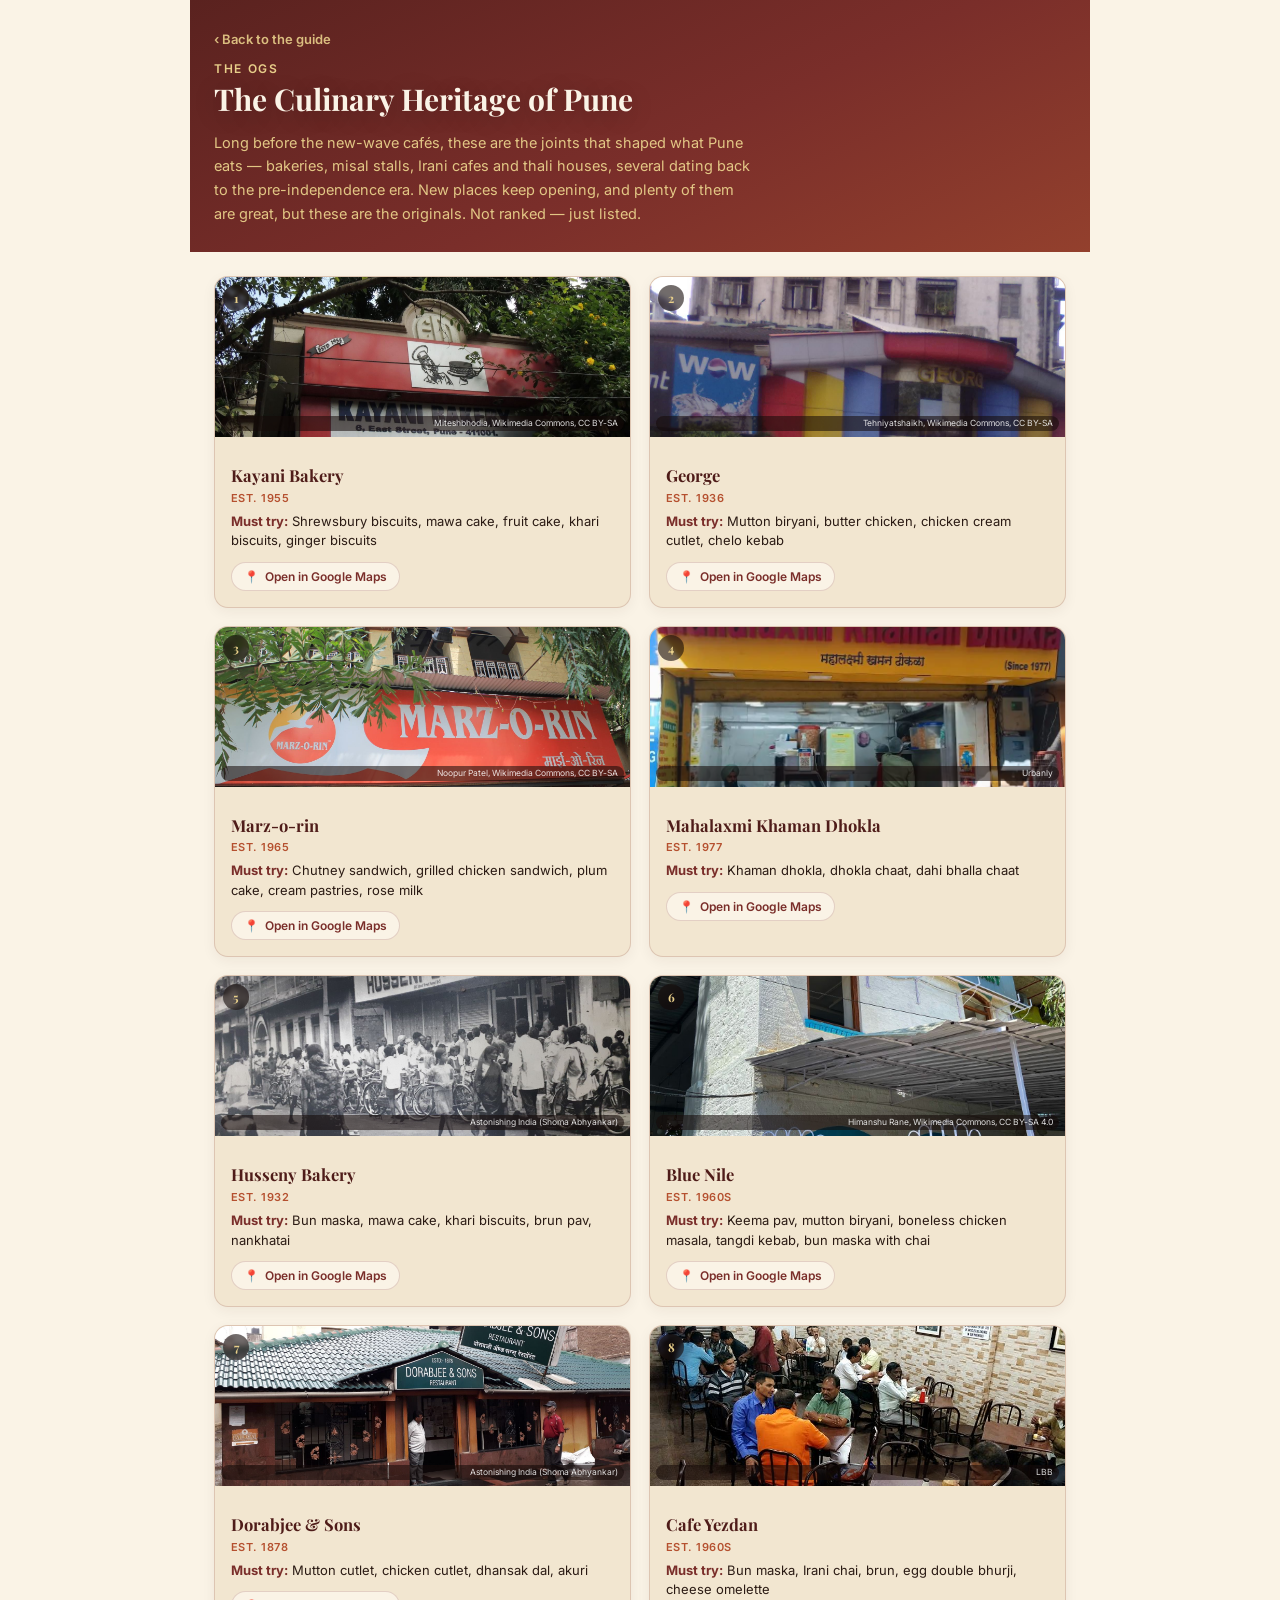
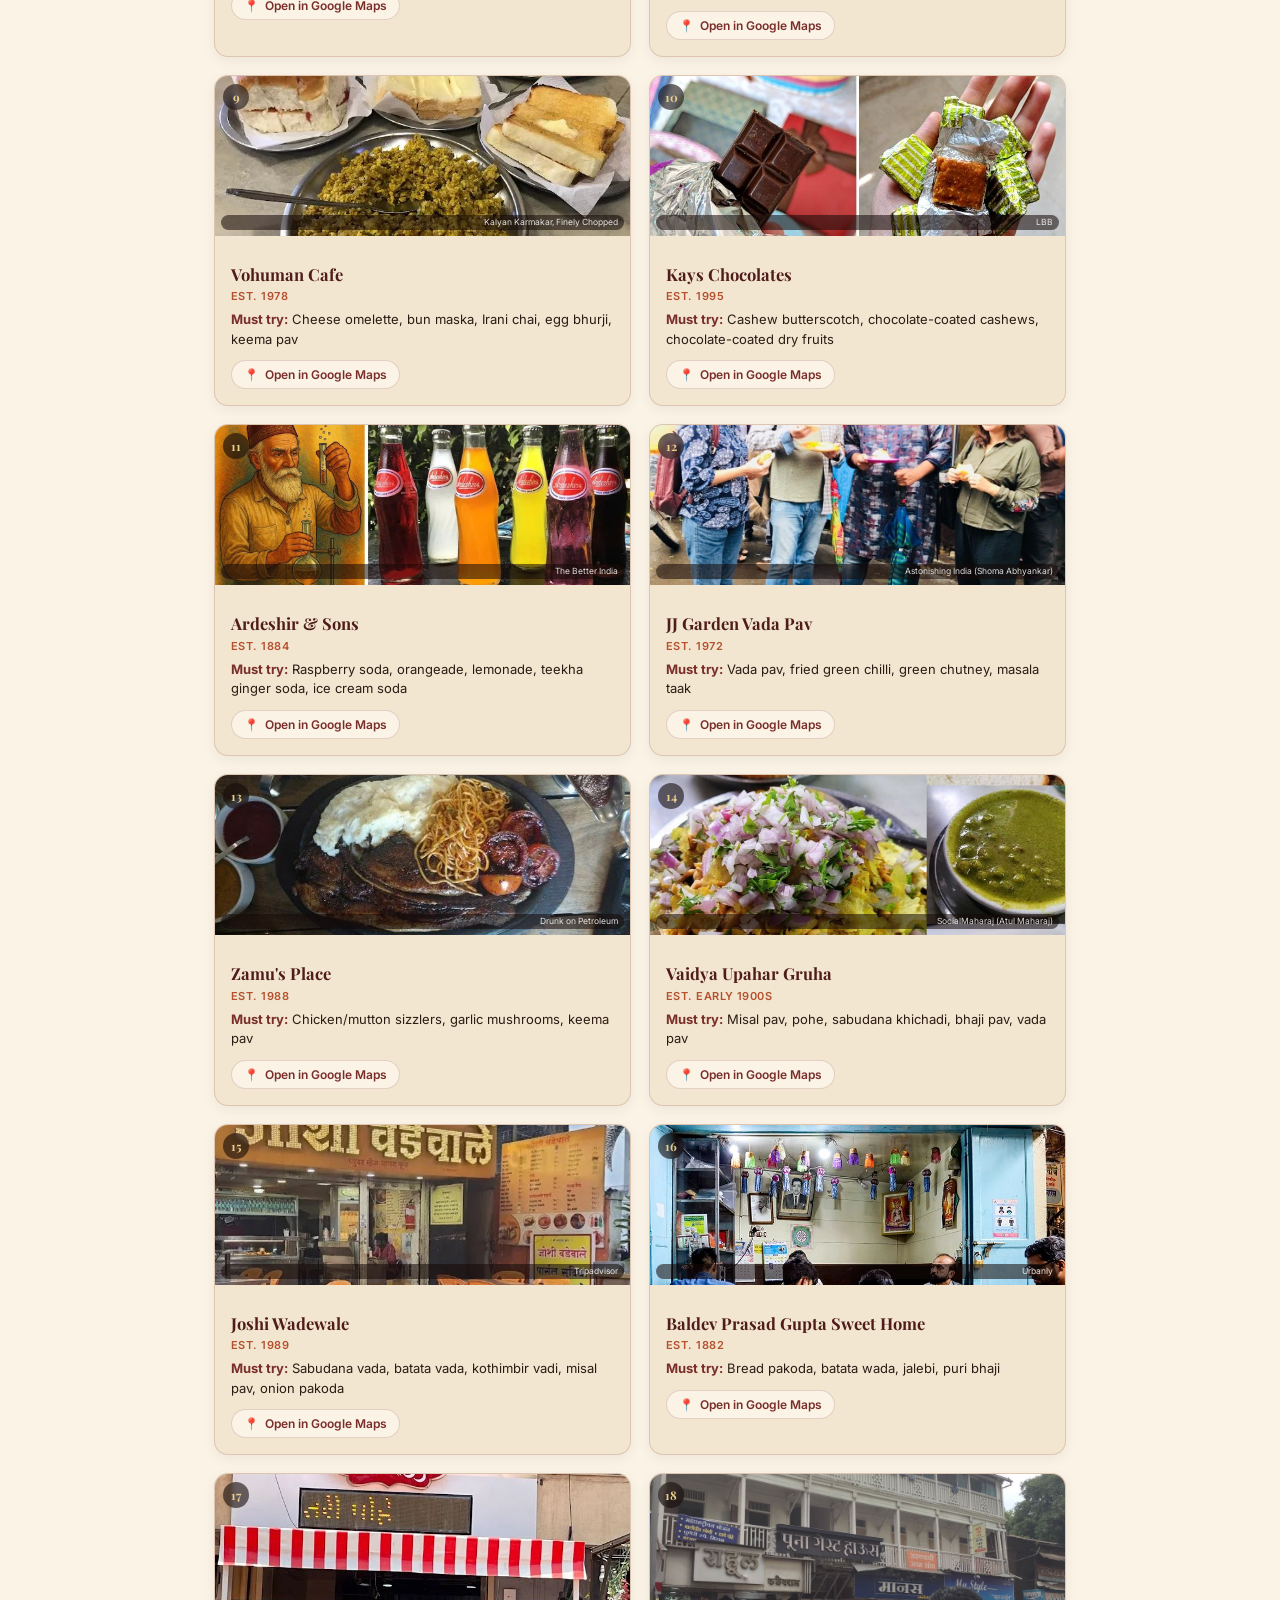
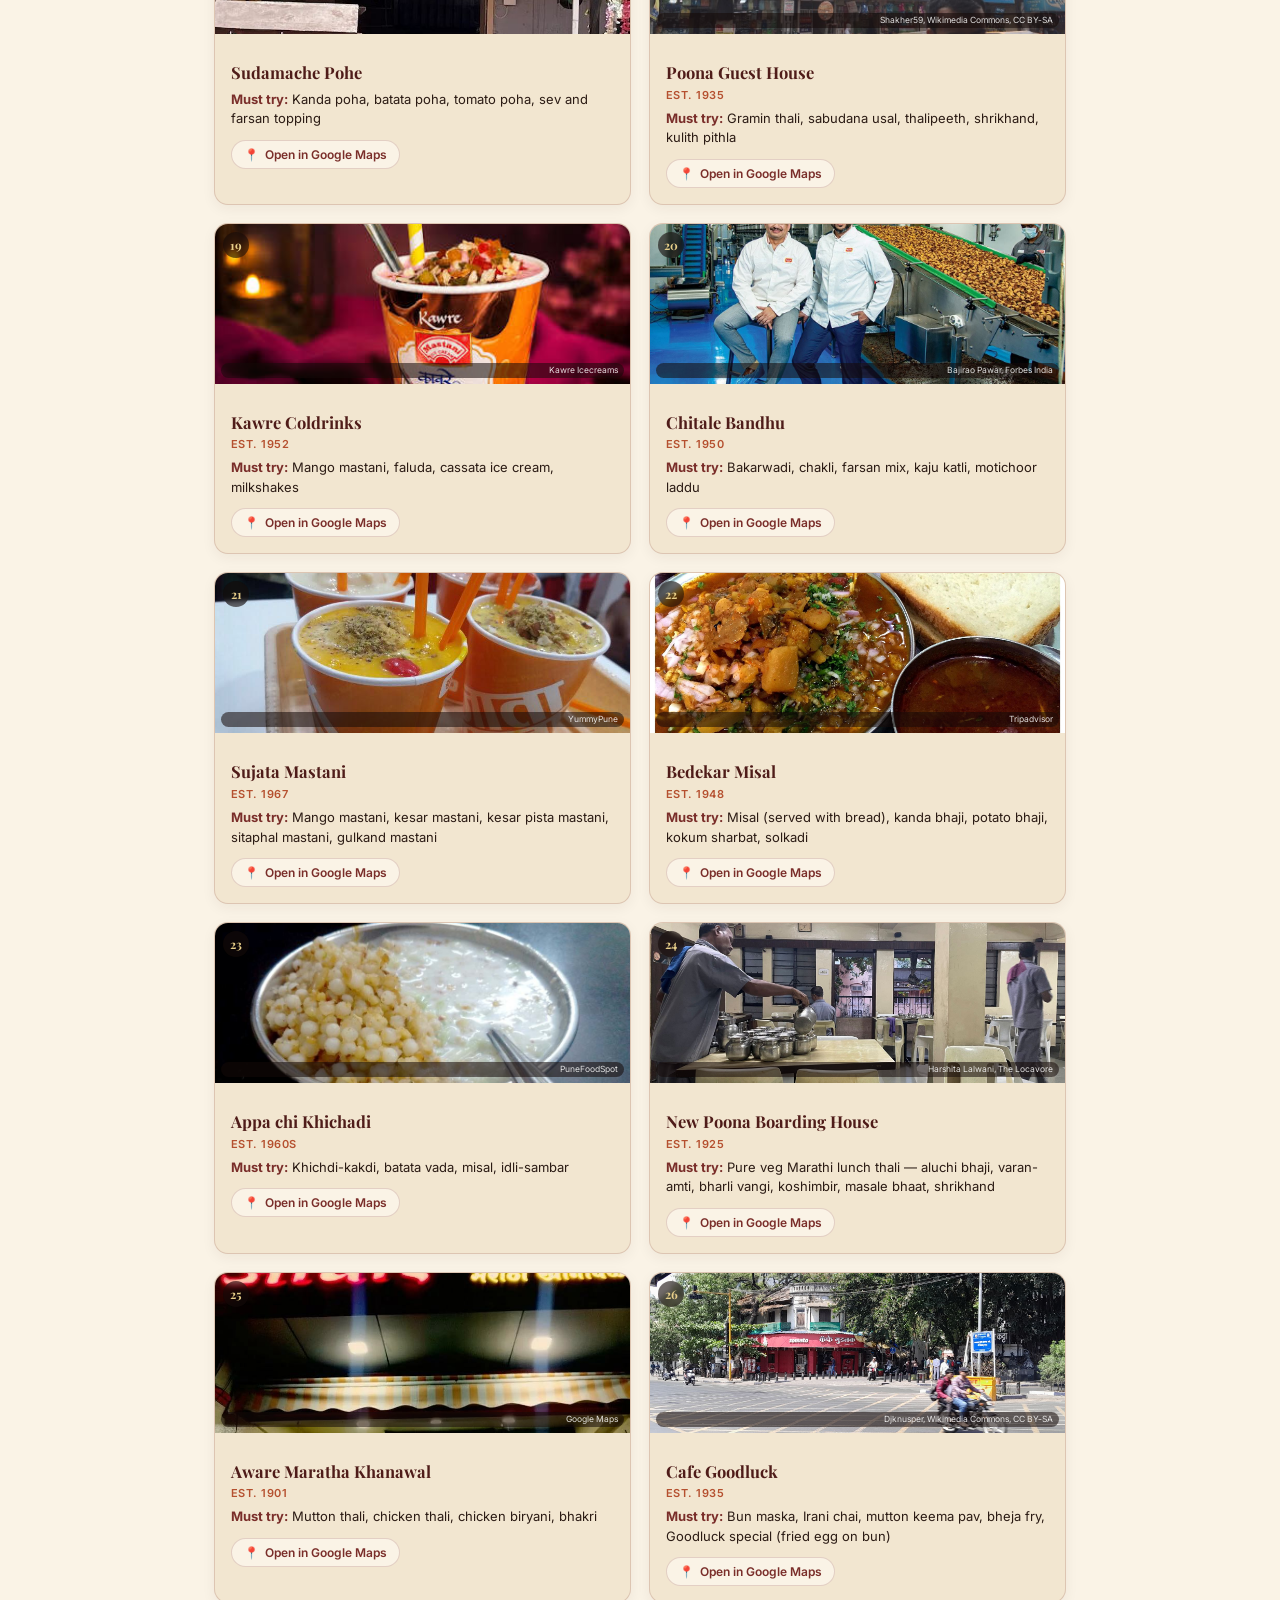
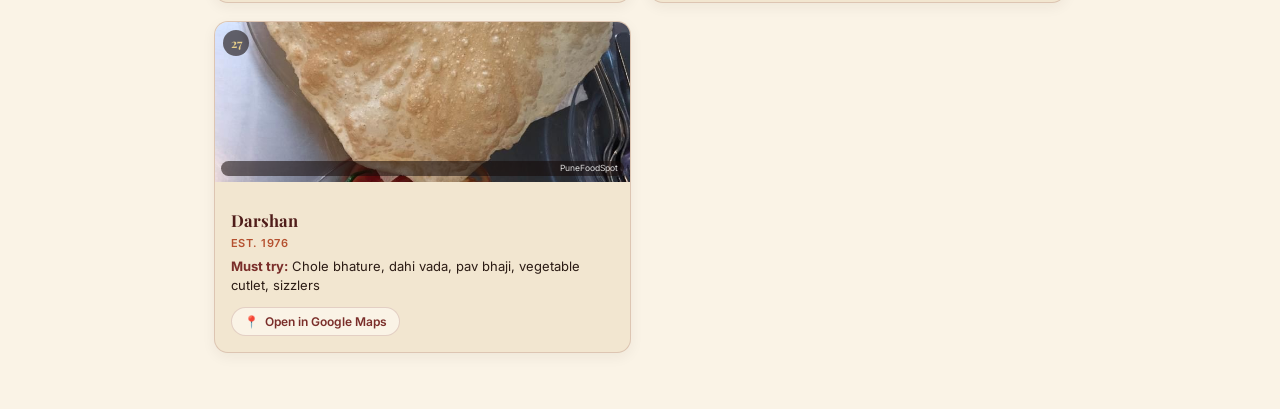
<file: food.html>
<!DOCTYPE html>
<html lang="en">
<head>
<meta charset="UTF-8">
<meta name="viewport" content="width=device-width, initial-scale=1">
<title>The Culinary Heritage of Pune</title>
<meta name="description" content="Pune's legendary old eateries — the OGs that shaped the city's food culture, many dating to the pre-independence era.">
<link rel="preconnect" href="https://fonts.googleapis.com">
<link rel="preconnect" href="https://fonts.gstatic.com" crossorigin>
<link href="https://fonts.googleapis.com/css2?family=Yatra+One&family=Playfair+Display:wght@600;700&family=Inter:wght@400;500;600&display=swap" rel="stylesheet">
<link rel="stylesheet" href="css/food.css">
</head>
<body>

<div class="food-page">

  <header class="food-hero">
    <a class="food-back" href="index.html#explore">‹ Back to the guide</a>
    <span class="food-eyebrow">The OGs</span>
    <h1>The Culinary Heritage of Pune</h1>
    <p class="food-intro">
      Long before the new-wave cafés, these are the joints that shaped what Pune
      eats — bakeries, misal stalls, Irani cafes and thali houses, several
      dating back to the pre-independence era. New places keep opening, and
      plenty of them are great, but these are the originals. Not ranked —
      just listed.
    </p>
  </header>

  <ol class="food-list" id="foodList">
    <li class="food-loading">Loading the list…</li>
  </ol>

</div>

<script src="data/food-joints.js"></script>
<script src="js/food.js"></script>
</body>
</html>
</file>
<file: css/food.css>
/* ---------- The Culinary Heritage of Pune ------------------------------- */

:root {
  --maroon: #7a2e2a;
  --maroon-dark: #4f1c19;
  --terracotta: #b5502f;
  --gold: #c9a24b;
  --gold-light: #e8cf8a;
  --cream: #faf3e6;
  --cream-deep: #f2e6d0;
  --ink: #2b1b14;
  --ink-soft: #5c473c;
  --line: rgba(122, 46, 42, 0.18);
  --shadow: 0 10px 30px rgba(43, 27, 20, 0.18);
  --header-font: 'Playfair Display', Georgia, serif;
  --display-font: 'Yatra One', var(--header-font);
  --body-font: 'Inter', -apple-system, BlinkMacSystemFont, 'Segoe UI', sans-serif;
}

* { box-sizing: border-box; }

html, body {
  margin: 0;
  padding: 0;
  background: var(--cream);
  color: var(--ink);
  font-family: var(--body-font);
  -webkit-tap-highlight-color: transparent;
}

h1, h2 { font-family: var(--header-font); margin: 0; }

.food-page {
  max-width: 720px;
  margin: 0 auto;
}

/* ---------- hero ------------------------------------------------------- */

.food-hero {
  padding: max(28px, env(safe-area-inset-top)) 24px 26px;
  background: linear-gradient(155deg, #5a221f 0%, #7a2e2a 55%, #93402d 100%);
  color: var(--cream);
  position: relative;
}
.food-back {
  display: inline-block;
  margin-bottom: 14px;
  font-size: 13px;
  font-weight: 600;
  color: var(--gold-light);
  text-decoration: none;
  opacity: 0.9;
}
.food-back:hover { opacity: 1; text-decoration: underline; }
.food-eyebrow {
  display: block;
  font-size: 12px;
  letter-spacing: 0.14em;
  text-transform: uppercase;
  color: var(--gold-light);
  font-weight: 600;
  margin-bottom: 6px;
}
.food-hero h1 {
  font-size: 30px;
  line-height: 1.15;
  color: var(--cream);
  text-shadow: 0 4px 24px rgba(0,0,0,0.25);
}
.food-intro {
  margin: 14px 0 0;
  font-size: 14.5px;
  line-height: 1.65;
  color: var(--gold-light);
  opacity: 0.95;
  max-width: 60ch;
}

/* ---------- list ------------------------------------------------------- */

.food-list {
  list-style: none;
  margin: 0;
  padding: 20px 16px 48px;
  display: flex;
  flex-direction: column;
  gap: 18px;
}
.food-loading { color: var(--ink-soft); font-style: italic; padding: 20px; text-align: center; }

.food-card {
  display: flex;
  gap: 14px;
  background: var(--cream-deep);
  border: 1px solid var(--line);
  border-radius: 14px;
  overflow: hidden;
  box-shadow: 0 4px 14px rgba(43, 27, 20, 0.06);
}

.food-card-photo {
  flex: 0 0 128px;
  width: 128px;
  min-height: 128px;
  position: relative;
  background: var(--maroon-dark);
}
.food-card-photo img {
  width: 100%;
  height: 100%;
  object-fit: cover;
  display: block;
}
.food-card-photo.no-photo {
  background: linear-gradient(155deg, #5a221f, #93402d);
}
.food-card-num {
  position: absolute;
  top: 8px;
  left: 8px;
  width: 26px;
  height: 26px;
  border-radius: 50%;
  background: rgba(20, 10, 8, 0.6);
  color: var(--gold-light);
  display: flex;
  align-items: center;
  justify-content: center;
  font-size: 12px;
  font-weight: 700;
  font-family: var(--header-font);
  backdrop-filter: blur(2px);
}
.food-card-photo .photo-credit {
  position: absolute;
  right: 6px;
  bottom: 6px;
  left: 6px;
  font-size: 8.5px;
  line-height: 1.3;
  color: rgba(255,255,255,0.85);
  background: rgba(20, 10, 8, 0.55);
  padding: 2px 6px;
  border-radius: 999px;
  text-align: right;
}

.food-card-body {
  flex: 1 1 auto;
  min-width: 0;
  padding: 12px 14px 12px 0;
  display: flex;
  flex-direction: column;
  gap: 5px;
}
.food-card-body h2 {
  font-size: 16.5px;
  color: var(--maroon-dark);
  line-height: 1.25;
}
.food-card-est {
  font-size: 11px;
  font-weight: 600;
  letter-spacing: 0.04em;
  color: var(--terracotta);
  text-transform: uppercase;
}
.food-card-musttry {
  font-size: 13px;
  line-height: 1.5;
  color: var(--ink);
  margin: 2px 0 0;
}
.food-card-musttry strong {
  color: var(--maroon);
  font-weight: 700;
}
.food-card-maps {
  margin-top: 6px;
  display: inline-flex;
  align-self: flex-start;
  align-items: center;
  gap: 6px;
  font-size: 12px;
  font-weight: 600;
  color: var(--maroon);
  background: var(--cream);
  border: 1px solid var(--line);
  padding: 6px 12px;
  border-radius: 999px;
  text-decoration: none;
}
.food-card-maps:active { background: var(--gold-light); }
.maps-pin { font-size: 12px; }

/* ---------- larger screens: two-column grid ----------------------------- */

@media (min-width: 620px) {
  .food-page { max-width: 900px; }
  .food-list {
    display: grid;
    grid-template-columns: 1fr 1fr;
    gap: 18px;
    padding: 24px 24px 56px;
  }
  .food-card { flex-direction: column; }
  .food-card-photo { width: 100%; flex-basis: auto; height: 160px; }
  .food-card-body { padding: 14px 16px 16px; }
}
</file>
